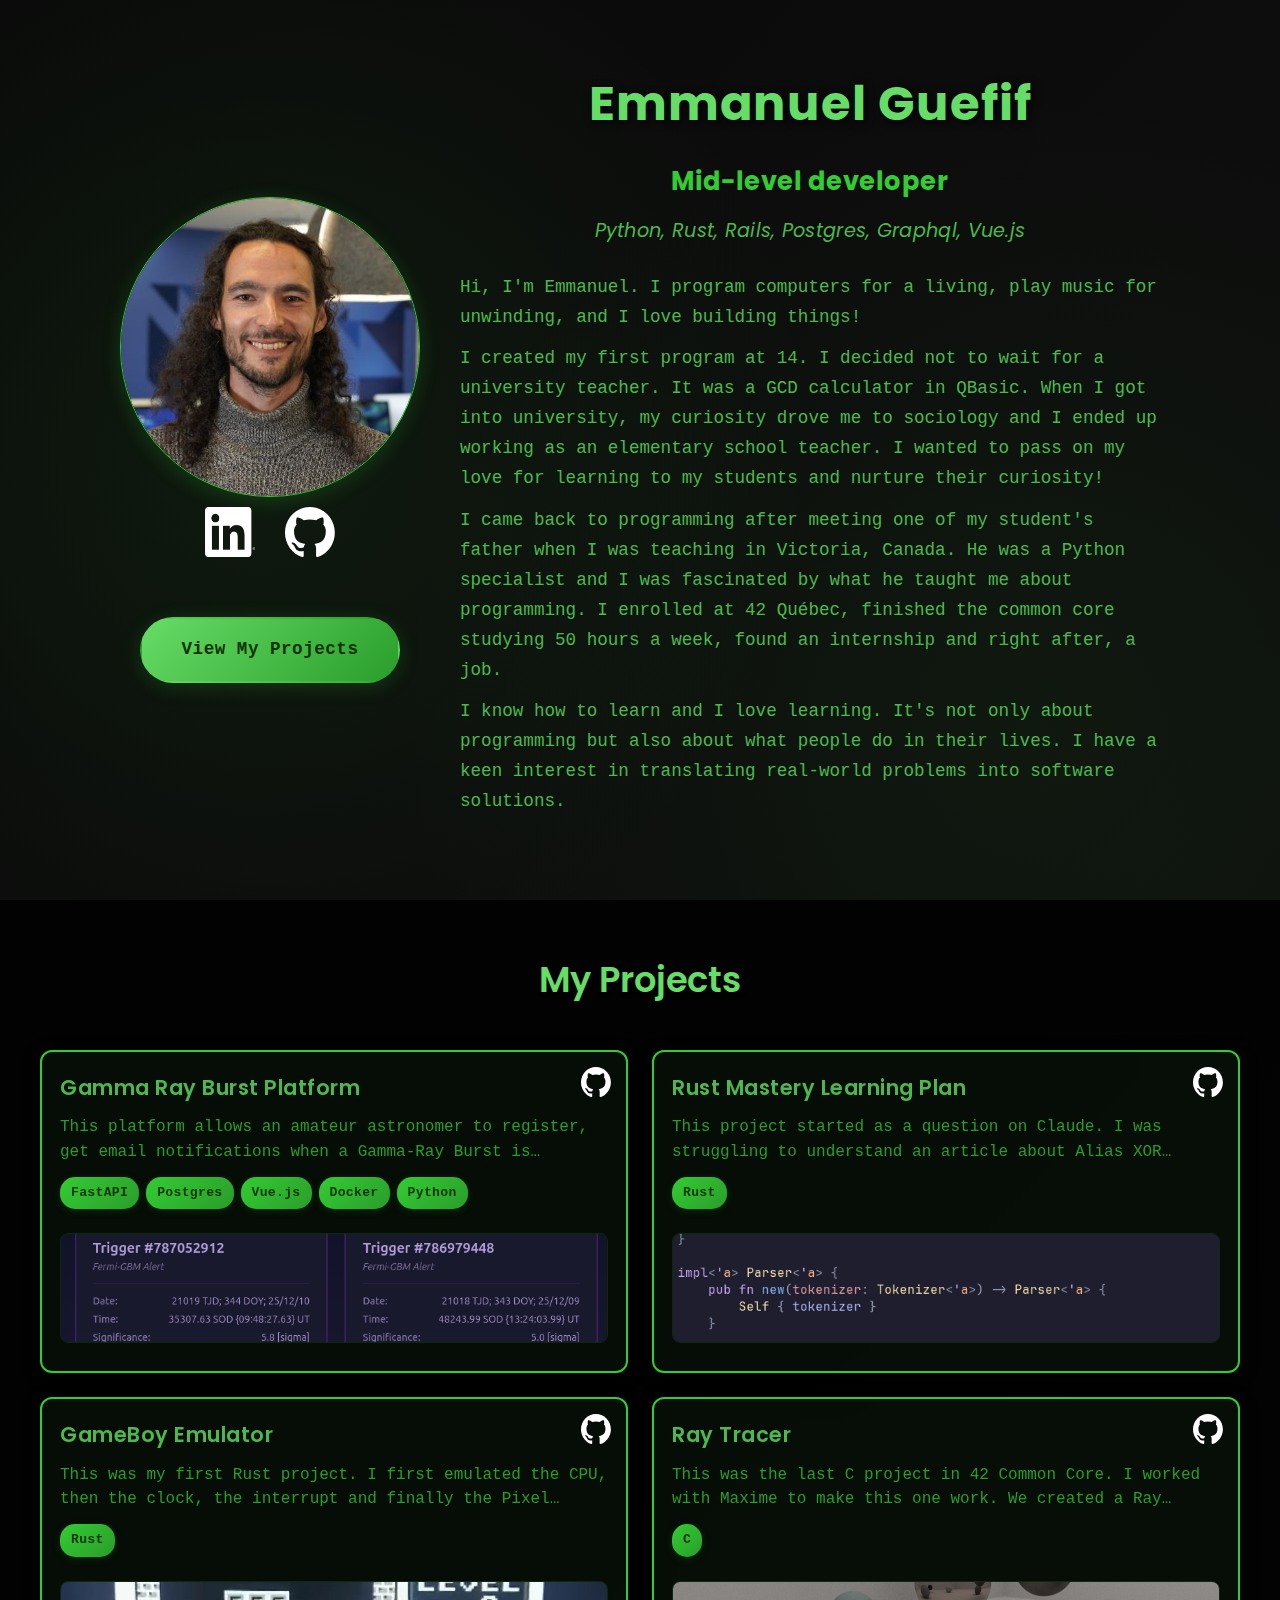
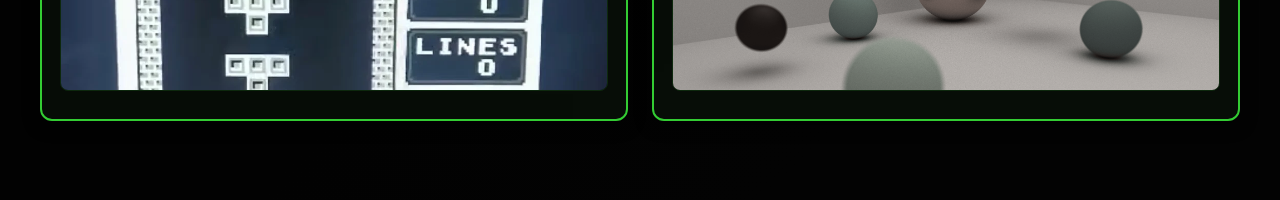
<file: index.html>
<!DOCTYPE html>
<html lang="en">
<head>
    <meta charset="UTF-8">
    <meta name="viewport" content="width=device-width, initial-scale=1.0">
    <title>Emmanuel Guefif - Portfolio</title>
    <style>
        @import url('https://fonts.googleapis.com/css2?family=Inter:wght@300;400;500;600;700&family=Poppins:wght@400;500;600;700&display=swap');

:root {
    /* Primary Colors - Muted Terminal Green */
    --color-primary: #33cc33;
    --color-primary-dark: #2a9d2a;
    --color-primary-light: #66dd66;
    --color-primary-medium: #4db84d;

    /* Background Colors - Dark Terminal Screen */
    --bg-gradient-start: #0a0a0a;
    --bg-gradient-middle: #0d0d0d;
    --bg-gradient-end: #101010;
    --bg-overlay-dark: rgba(0, 0, 0, 0.8);
    --bg-overlay-darker: rgba(0, 0, 0, 0.95);
    --bg-overlay-card: rgba(10, 20, 10, 0.6);
    --bg-overlay-card-solid: rgba(10, 20, 10, 0.95);

    /* Text Colors - Muted Terminal Green */
    --text-primary: #33cc33;
    --text-secondary: #4db84d;
    --text-tertiary: #2a9d2a;
    --text-white: #66dd66;
    --text-black: #113300;

    /* Shadow & Overlay Colors - Subtle Green */
    --shadow-black-dark: rgba(0, 0, 0, 0.9);
    --shadow-black-medium: rgba(0, 0, 0, 0.7);
    --shadow-primary: rgba(51, 204, 51, 0.2);
    --shadow-primary-hover: rgba(51, 204, 51, 0.3);
    --shadow-primary-light: rgba(51, 204, 51, 0.15);
    --shadow-primary-lighter: rgba(51, 204, 51, 0.1);

    /* Accent Colors - Green Tints */
    --accent-purple: rgba(51, 204, 51, 0.08);
    --accent-blue: rgba(42, 157, 42, 0.08);
}

* {
    margin: 0;
    padding: 0;
    box-sizing: border-box;
}

body {
    font-family: 'Courier New', 'Consolas', 'Monaco', monospace;
    line-height: 1.7;
    margin: 0;
    padding: 0;
    background: linear-gradient(135deg, var(--bg-gradient-start) 0%, var(--bg-gradient-middle) 50%, var(--bg-gradient-end) 100%);
    color: var(--text-primary);
    position: relative;
}

/* Smooth Scroll */
html {
    scroll-behavior: smooth;
}

/* Fade-in animation */
@keyframes fadeInUp {
    to {
        opacity: 1;
        transform: translateY(0);
    }
}


/* Hero Section */
.hero-section {
    min-height: 100vh;
    display: flex;
    flex-direction: column;
    align-items: center;
    justify-content: center;
    padding: 40px 40px;
    position: relative;
    background-image:
        radial-gradient(circle at 20% 50%, var(--accent-purple) 0%, transparent 50%),
        radial-gradient(circle at 80% 80%, var(--accent-blue) 0%, transparent 50%);
}

.hero-main {
    display: flex;
    align-items: center;
    justify-content: center;
    gap: 40px;
    max-width: 1200px;
    margin-bottom: 20px;
}

.hero-left-col {
    display: flex;
    flex-direction: column;
    align-items: center;
    justify-content: space-between;
    flex-gap: 24px;
}

.hero-image {
    flex-shrink: 0;
}

.hero-image img {
    width: 300px;
    height: 300px;
    border-radius: 50%;
    object-fit: cover;
    border: 1px solid var(--color-primary);
    box-shadow: 0 4px 20px var(--shadow-primary);
}

.hero-content {
    flex: 1;
    max-width: 700px;
}

.hero-content h1 {
    font-family: 'Poppins', sans-serif;
    font-size: 3rem;
    font-weight: 700;
    margin-bottom: 15px;
    color: var(--color-primary-light);
    text-shadow: 2px 2px 8px var(--shadow-black-dark);
    letter-spacing: 1px;
    text-align: left;
}

.hero-section h1 {
    text-align: center;
}

.hero-title {
    font-family: 'Poppins', sans-serif;
    font-size: 1.6rem;
    font-weight: 700;
    margin-bottom: 12px;
    margin-top: 0;
    color: var(--color-primary);
    text-align: center;
    letter-spacing: 0.5px;
}

.hero-tech {
    font-family: 'Poppins', sans-serif;
    font-size: 1.2rem;
    font-weight: 400;
    margin-bottom: 25px;
    margin-top: 0;
    color: var(--text-secondary);
    text-align: center;
    letter-spacing: 0.3px;
    font-style: italic;
}

.bio {
    color: var(--text-secondary);
    font-size: 1.1rem;
    font-weight: 400;
    line-height: 1.7;
    text-align: left;
    display: flex;
    flex-direction: column;
    gap: 12px;
}

.bio p {
    margin: 0;
}

/* Social Links in Hero */
.hero-social-links {
    display: flex;
    gap: 30px;
    align-items: center;
    justify-content: center;
    margin-bottom: 50px;
}

.hero-social-links a {
    display: block;
    transition: all 0.3s ease;
}

.hero-social-links a:hover {
    opacity: 0.7;
    transform: translateY(-3px);
}

.hero-social-links img {
    width: 50px;
    height: 50px;
    filter: brightness(0) invert(1);
}

/* Hero Buttons Container */
.hero-buttons {
    display: flex;
    flex-direction: column;
    gap: 24px;
    align-items: center;
}

/* Scroll Button */
.scroll-button {
    display: inline-block;
    padding: 16px 40px;
    background: linear-gradient(135deg, var(--color-primary-light) 0%, var(--color-primary-dark) 100%);
    color: var(--text-black);
    text-decoration: none;
    border-radius: 50px;
    font-size: 1.1rem;
    font-weight: 800;
    letter-spacing: 0.5px;
    transition: all 0.3s ease;
    box-shadow: 0 4px 20px var(--shadow-primary);
    border: 2px solid transparent;
    cursor: pointer;
}

.scroll-button:hover {
    transform: translateY(-2px);
    box-shadow: 0 6px 30px var(--shadow-primary-hover);
    border-color: var(--color-primary-light);
}

/* Resume Button */
.resume-button {
    display: inline-block;
    padding: 16px 40px;
    background: linear-gradient(135deg, var(--accent-purple) 0%, var(--accent-blue) 100%);
    color: var(--text-primary);
    text-decoration: none;
    border-radius: 50px;
    font-size: 1.1rem;
    font-weight: 800;
    letter-spacing: 0.5px;
    transition: all 0.3s ease;
    box-shadow: 0 4px 20px rgba(138, 43, 226, 0.3);
    border: 2px solid transparent;
    cursor: pointer;
}

.resume-button:hover {
    transform: translateY(-2px);
    box-shadow: 0 6px 30px rgba(138, 43, 226, 0.5);
    border-color: var(--accent-purple);
}

/* Responsive layout for hero section */
@media (max-width: 768px) {
    .hero-main {
        flex-direction: column;
        gap: 30px;
    }

    .hero-image img {
        width: 200px;
        height: 200px;
    }

    .hero-content h1 {
        font-size: 2.5rem;
        text-align: center;
    }

    .hero-title {
        font-size: 1.4rem;
        text-align: center;
        margin-bottom: 12px;
    }

    .hero-tech {
        font-size: 1.1rem;
        text-align: center;
        margin-bottom: 30px;
    }

    .bio {
        font-size: 1.1rem;
        text-align: center;
    }

    .hero-section {
        padding: 40px 20px;
    }
}


/* Projects Section */
.projects-section {
    min-height: 100vh;
    padding: 50px 40px;
    position: relative;
    background: var(--bg-overlay-dark);
}

.projects-container {
    max-width: 1400px;
    margin: 0 auto;
}

.projects-title {
    font-family: 'Poppins', sans-serif;
    font-size: 2.2rem;
    font-weight: 600;
    text-align: center;
    color: var(--color-primary-light);
    margin-bottom: 40px;
    text-shadow: 2px 2px 4px var(--shadow-black-dark);
}

.projects-grid {
    display: grid;
    grid-template-columns: repeat(2, 1fr);
    gap: 24px;
    margin: 0 auto;
}

.project-card {
    background: var(--bg-overlay-card);
    padding: 18px;
    border: 2px solid var(--color-primary);
    border-radius: 12px;
    box-shadow: 0 4px 16px var(--shadow-black-medium);
    backdrop-filter: blur(10px);
    transition: all 0.3s ease;
    position: relative;
    opacity: 1;
    cursor: pointer;
}

.project-card:hover {
    transform: scale(1.01);
    box-shadow: 0 12px 32px var(--shadow-primary-light);
}

/* Fade-in animation timing for project cards */
.project-card:nth-child(1) {
    animation-delay: 0.1s;
}

.project-card:nth-child(2) {
    animation-delay: 0.2s;
}

.project-card:nth-child(3) {
    animation-delay: 0.3s;
}

.project-card:nth-child(4) {
    animation-delay: 0.4s;
}

.project-image {
    width: 100%;
    height: 110px;
    object-fit: cover;
    border-radius: 8px;
    margin-top: 12px;
    border: 1px solid var(--shadow-primary-light);
}

.social-icons {
    position: absolute;
    top: 15px;
    right: 15px;
    display: flex;
    gap: 10px;
    align-items: center;
}

.github-link,
.youtube-link {
    display: block;
    transition: opacity 0.3s ease;
}

.github-link:hover,
.youtube-link:hover {
    opacity: 0.7;
}

.github-link img {
    width: 30px;
    height: 30px;
    filter: brightness(0) invert(1);
}

.youtube-link img {
    width: 30px;
    height: 30px;
}

.project-card h2 {
    font-family: 'Poppins', sans-serif;
    margin-bottom: 10px;
    font-size: 1.3rem;
    font-weight: 600;
    color: var(--color-primary-medium);
    letter-spacing: 0.5px;
    padding-right: 40px;
}

.project-card p {
    margin-bottom: 12px;
    color: var(--text-tertiary);
    font-size: 1rem;
    font-weight: 400;
    line-height: 1.55;
    display: -webkit-box;
    -webkit-line-clamp: 2;
    -webkit-box-orient: vertical;
    overflow: hidden;
    text-overflow: ellipsis;
}

.project-tech {
    display: flex;
    flex-wrap: wrap;
    gap: 7px;
    margin-bottom: 12px;
}

.tech-badge {
    display: inline-block;
    padding: 5px 11px;
    background: linear-gradient(135deg, var(--color-primary) 0%, var(--color-primary-dark) 100%);
    color: var(--text-black);
    font-size: 0.82rem;
    font-weight: 600;
    border-radius: 15px;
    letter-spacing: 0.3px;
    box-shadow: 0 2px 8px var(--shadow-primary-light);
    transition: all 0.3s ease;
}

/* Responsive layout for projects section */
@media (max-width: 768px) {
    .projects-grid {
        grid-template-columns: 1fr;
    }

    .projects-section {
        padding: 60px 20px;
    }
}


/* Modal Styles */
.modal {
    display: none;
    position: fixed;
    z-index: 1000;
    left: 0;
    top: 0;
    width: 100%;
    height: 100%;
    overflow: auto;
    background-color: var(--shadow-black-dark);
    backdrop-filter: blur(5px);
    animation: fadeIn 0.3s ease;
}

.modal.active {
    display: flex;
    align-items: center;
    justify-content: center;
    padding: 20px;
}

.modal-content {
    background: linear-gradient(135deg, var(--bg-overlay-darker) 0%, var(--bg-overlay-card-solid) 100%);
    padding: 40px;
    border: 2px solid var(--color-primary);
    border-radius: 20px;
    max-width: 900px;
    max-height: 90vh;
    overflow-y: auto;
    position: relative;
    box-shadow: 0 10px 50px var(--shadow-primary-light);
    animation: slideUp 0.3s ease;
}

@keyframes fadeIn {
    from { opacity: 0; }
    to { opacity: 1; }
}

@keyframes slideUp {
    from {
        transform: translateY(50px);
        opacity: 0;
    }
    to {
        transform: translateY(0);
        opacity: 1;
    }
}

.modal-header {
    display: flex;
    justify-content: space-between;
    align-items: flex-start;
    margin-bottom: 30px;
    padding-bottom: 20px;
    border-bottom: 2px solid var(--shadow-primary-light);
}

.modal-title-container {
    flex: 1;
}

.modal-header h2 {
    font-family: 'Poppins', sans-serif;
    font-size: 2rem;
    color: var(--color-primary-light);
    margin: 0;
    margin-bottom: 10px;
}

.modal-tech {
    display: flex;
    flex-wrap: wrap;
    gap: 8px;
    margin-top: 10px;
}

.modal-tech .tech-badge {
    display: inline-block;
    padding: 6px 12px;
    background: linear-gradient(135deg, var(--color-primary) 0%, var(--color-primary-dark) 100%);
    color: var(--text-black);
    font-size: 0.85rem;
    font-weight: 600;
    border-radius: 16px;
    letter-spacing: 0.3px;
    box-shadow: 0 2px 8px var(--shadow-primary-light);
}

.close-modal {
    background: none;
    border: none;
    color: var(--color-primary-light);
    font-size: 2rem;
    cursor: pointer;
    transition: all 0.3s ease;
    padding: 0;
    width: 40px;
    height: 40px;
    display: flex;
    align-items: center;
    justify-content: center;
    border-radius: 50%;
}

.close-modal:hover {
    background: var(--shadow-primary-lighter);
    transform: rotate(90deg);
}

.modal-body {
    color: var(--text-secondary);
    line-height: 1.8;
}

.modal-body h2 {
    font-family: 'Poppins', sans-serif;
    color: var(--color-primary-medium);
    font-size: 1.5rem;
    margin-top: 30px;
    margin-bottom: 15px;
}

.modal-body h3 {
    font-family: 'Poppins', sans-serif;
    color: var(--color-primary-medium);
    font-size: 1.2rem;
    margin-top: 20px;
    margin-bottom: 10px;
}

.modal-body p {
    margin-bottom: 15px;
    font-size: 1.05rem;
}

.modal-body ul {
    margin-bottom: 15px;
    padding-left: 25px;
}

.modal-body li {
    margin-bottom: 8px;
}

.modal-section {
    margin-bottom: 30px;
    overflow: auto;
}

.modal-section-image-left {
    float: left;
    width: 45%;
    margin-right: 20px;
    margin-bottom: 15px;
    border-radius: 8px;
    border: 1px solid var(--shadow-primary-light);
}

.modal-section-image-right {
    float: right;
    width: 45%;
    margin-left: 20px;
    margin-bottom: 15px;
    border-radius: 8px;
    border: 1px solid var(--shadow-primary-light);
}

    </style>
</head>
<body>
<!-- Hero Section -->
<section class="hero-section">
    <div class="hero-main">
        <div class="hero-left-col">
            <div class="hero-image">
                <img src="images/emmanuel.jpeg" alt="Emmanuel Guefif">
            </div>
            <!-- Social Links -->
            <div class="hero-social-links">
                <a href="https://www.linkedin.com/in/eguefif" target="_blank" rel="noopener noreferrer" aria-label="LinkedIn">
                    <img src="images/linkedin.png" alt="LinkedIn">
                </a>
                <a href="https://www.github.com/eguefif" target="_blank" rel="noopener noreferrer" aria-label="GitHub">
                    <img src="images/github-mark.svg" alt="GitHub">
                </a>
                <!-- Scroll Button -->
            </div>
            <div class="hero-buttons">
                <a href="#projects" target="_blank" class="scroll-button">View My Projects</a>
                
            </div>
        </div>
        <div class="hero-content">
            <h1>Emmanuel Guefif</h1>
            <p class="hero-title">Mid-level developer</p>
            <p class="hero-tech">Python, Rust, Rails, Postgres, Graphql, Vue.js</p>
            <div class="bio">
                <p>Hi, I'm Emmanuel. I program computers for a living, play music for unwinding, and I love building things!</p>
<p>I created my first program at 14. I decided not to wait for a university teacher. It was a GCD calculator in QBasic. When I got into university, my curiosity drove me to sociology and I ended up working as an elementary school teacher. I wanted to pass on my love for learning to my students and nurture their curiosity!</p>
<p>I came back to programming after meeting one of my student's father when I was teaching in Victoria, Canada. He was a Python specialist and I was fascinated by what he taught me about programming. I enrolled at 42 Québec, finished the common core studying 50 hours a week, found an internship and right after, a job.</p>
<p>I know how to learn and I love learning. It's not only about programming but also about what people do in their lives. I have a keen interest in translating real-world problems into software solutions.</p>
            </div>
        </div>
    </div>
</section>


    <!-- Projects Section -->
    <section id="projects" class="projects-section">
        <div class="projects-container">
            <h2 class="projects-title">My Projects</h2>
            <div class="projects-grid">
                <!-- Project Card 1 -->
                <article tabindex="0" role="button" class="project-card" data-modal="modal-1">
                    <div class="social-icons">
                        
                        <a href="https://github.com/eguefif/grb_amateur" target="_blank" class="github-link" onclick="event.stopPropagation()">
                            <img src="images/github-mark.svg" alt="GitHub">
                        </a>
                    </div>
                    <h2>Gamma Ray Burst Platform</h2>
                    <p>This platform allows an amateur astronomer to register, get email notifications when a Gamma-Ray Burst is detected by the Fermi satellite and post observations.</p>
                    <div class="project-tech"><span class="tech-badge">FastAPI</span><span class="tech-badge">Postgres</span><span class="tech-badge">Vue.js</span><span class="tech-badge">Docker</span><span class="tech-badge">Python</span></div>
                    <img src="images/1-1.png" alt="Gamma Ray Burst Platform" class="project-image">
                </article>

                <!-- Project Card 2 -->
                <article tabindex="0" role="button" class="project-card" data-modal="modal-2">
                    <div class="social-icons">
                        
                        <a href="https://github.com/eguefif/rust_learning" target="_blank" class="github-link" onclick="event.stopPropagation()">
                            <img src="images/github-mark.svg" alt="GitHub">
                        </a>
                    </div>
                    <h2>Rust Mastery Learning Plan</h2>
                    <p>This project started as a question on Claude. I was struggling to understand an article about Alias XOR mutability. I asked Claude if writing an async runtime would help me understand this concept. Apparently, it does not.</p>
                    <div class="project-tech"><span class="tech-badge">Rust</span></div>
                    <img src="images/2-1.png" alt="Rust Mastery Learning Plan" class="project-image">
                </article>

                <!-- Project Card 3 -->
                <article tabindex="0" role="button" class="project-card" data-modal="modal-3">
                    <div class="social-icons">
                        
                        <a href="https://github.com/eguefif/game_boy_emulator" target="_blank" class="github-link" onclick="event.stopPropagation()">
                            <img src="images/github-mark.svg" alt="GitHub">
                        </a>
                    </div>
                    <h2>GameBoy Emulator</h2>
                    <p>This was my first Rust project. I first emulated the CPU, then the clock, the interrupt and finally the Pixel Processing Unit (PPU). I've learned so much about the interaction of the machine and low-level programs that handle interruptions.</p>
                    <div class="project-tech"><span class="tech-badge">Rust</span></div>
                    <img src="images/3-1.webp" alt="GameBoy Emulator" class="project-image">
                </article>

                <!-- Project Card 4 -->
                <article tabindex="0" role="button" class="project-card" data-modal="modal-4">
                    <div class="social-icons">
                        
                        <a href="https://github.com/PelletierM/miniRT" target="_blank" class="github-link" onclick="event.stopPropagation()">
                            <img src="images/github-mark.svg" alt="GitHub">
                        </a>
                    </div>
                    <h2>Ray Tracer</h2>
                    <p>This was the last C project in 42 Common Core. I worked with Maxime to make this one work. We created a Ray Tracer capable of drawing sphere, cylinder, plane and triangle.</p>
                    <div class="project-tech"><span class="tech-badge">C</span></div>
                    <img src="images/4-1.png" alt="Ray Tracer" class="project-image">
                </article>
            </div>
        </div>
    </section>


    <!-- Modals -->
        <div 
        id="modal-1" 
        class="modal" 
        role="dialog"
        aria-hidden="true"
        aria-modal="true"
    >
        <div class="modal-content">
            <div class="modal-header">
                <div class="modal-title-container">
                    <h2>Gamma Ray Burst Platform</h2>
                    <div class="modal-tech"><span class="tech-badge">FastAPI</span><span class="tech-badge">Postgres</span><span class="tech-badge">Vue.js</span><span class="tech-badge">Docker</span><span class="tech-badge">Python</span></div>
                </div>
                <button class="close-modal" aria-label="Close modal">&times;</button>
            </div>
            <div class="modal-body">
                <div class="modal-section"><img src="images/1-1.png" alt="" class="modal-section-image-left"><p>This platform allows an amateur astronomer to register, get email notifications when a Gamma-Ray Burst is detected by the Fermi satellite and post observations.</p>
<p>The backend is written with FastAPI/Postgres and the Frontend is in Vue.js.</p>
<p>The application is hosted on Scaleway. I use Docker Swarm to manage three services: Frontend serving, FastAPI backend and AlertSys. AlertSys is a Python service that monitors NASA GCN Kafka event bus. When a message is received, AlertSys sends an HTTP request to the backend. The backend registers the alert and notifies users. Postgres is hosted on its own instances. Everything is behind an Nginx. </p>
<p>The server's ip address is protected by Cloudflare which is used as a reverse proxy.</p>
<h2>Goals</h2>
<p>I created this project to learn three skills:
* a simple but complete FastAPI app with: authentication, background job, dependency injection and SqlModel.
* an automated CI/CD with Github Actions, Docker Swarm and Scaleway Cloud.
* Domain name handling and protection with CloudFlare.</p>
<h2>Spotlights</h2>
<p>I am particularly proud of the automated CI/CD. I spent quite some time to make it work. Everything is pretty simple but I had trouble with Cloudflare bot filtering. When the CI passes and the docker images are built, there is a Github Action that sends a deploy request to the server where a simple FastAPI app will launch processes to update Docker Swarm services.
Anytime I merge a branch on master, the new version gets automatically deployed on my server.</p>
<h2>Lessons Learned</h2>
<p>Thanks to this project, I have a better understanding of my current professional project infrastructure that uses Kubernetes and Google Cloud. I now know what tasks, instances, and pods represent.</p>
<p>I learned how to implement a secret-based authentication between the backend and AlertSys. They share a common secret and use timestamp encoding to verify authentication.</p>
<p>Last but not least, I learned about FastAPI. This was a great experience. The simplicity and efficiency of the framework are beautiful. It's easy to add background tasks and dependencies. My project was pretty simple. I chose to organize my app by area (users, alerts, observations). In the book I was reading about FastAPI, they organize by models, services, and controllers. Rails organizes apps by models/controllers/views. Django organizes by areas (Apps). I feel that keeping models/controllers and services in one app is what makes more sense. These three components are coupled and I find it easier to have them in one place. I don't have the experience on a big project to know what architecture design is better. This will be my next experimentation.</p></div>
            </div>
        </div>
    </div>

    <div 
        id="modal-2" 
        class="modal" 
        role="dialog"
        aria-hidden="true"
        aria-modal="true"
    >
        <div class="modal-content">
            <div class="modal-header">
                <div class="modal-title-container">
                    <h2>Rust Mastery Learning Plan</h2>
                    <div class="modal-tech"><span class="tech-badge">Rust</span></div>
                </div>
                <button class="close-modal" aria-label="Close modal">&times;</button>
            </div>
            <div class="modal-body">
                <div class="modal-section"><img src="images/2-1.png" alt="" class="modal-section-image-left"><p>This project started as a question on Claude. I was struggling to understand an article about Alias XOR mutability. I asked Claude if writing an async runtime would help me understand this concept. Apparently, it does not. </p>
<p>I asked what could be a better project. As a teacher, I know that we cannot learn something if we don't have the prerequisites. I kept asking until I filled the gap between my current knowledge and what I aimed for. I ended up with a complete plan toward Rust mastery. It's composed of projects and book references. </p>
<p>This is a generative AI plan. One could think this is not reliable. Here comes the best part. It is my job to check if the plan is good or not and to improve it. This work of analyzing what the plan is with regard to my experience is the most beneficial aspect of this project. In the end, I learned Rust in a way that will last.</p>
<h2>Goals</h2>
<p>I created this project to learn six skills:
* Iterator in Rust
* Parsing
* Memory allocation
* Smart Pointers
* Asynchronous programming in Rust
* Concurrency in Rust</p>
<h2>Spotlights</h2>
<p>For what I have done so far, the JSON parser was very interesting. It's not my first time doing a JSON parser, but this time I managed to do it with a simple and easy to use interface.</p>
<h2>Current Status</h2>
<p>The iterator part is done. The JSON parser is almost done. I still have to write the serialization logic.</p>
<p>It's on pause while I am working on Advent of Code 2025 in Rust.</p>
<h2>Lessons Learned</h2>
<p>Writing the iterator struct, I learned about lifetime management. The collect-like logic taught me about generics, lifetimes and associated types.</p></div>
            </div>
        </div>
    </div>

    <div 
        id="modal-3" 
        class="modal" 
        role="dialog"
        aria-hidden="true"
        aria-modal="true"
    >
        <div class="modal-content">
            <div class="modal-header">
                <div class="modal-title-container">
                    <h2>GameBoy Emulator</h2>
                    <div class="modal-tech"><span class="tech-badge">Rust</span></div>
                </div>
                <button class="close-modal" aria-label="Close modal">&times;</button>
            </div>
            <div class="modal-body">
                <div class="modal-section"><img src="images/3-1.webp" alt="" class="modal-section-image-left"><p>This was my first Rust project. I first emulated the CPU, then the clock, the interrupt and finally the Pixel Processing Unit (PPU). I've learned so much about the interaction of the machine and low-level programs that handle interruptions.</p>
<h2>Goals</h2>
<p>I created this project to learn three skills:
* Rust programming fundamentals including ownership, borrowing, and the type system
* Computer architecture and low-level programming concepts through hardware emulation</p>
<h2>Spotlights</h2>
<p>I am particularly proud of getting Tetris to run fully playable. Achieving this milestone required implementing accurate CPU instruction execution, proper timing cycles, correct PPU behavior for tile-based graphics, and synchronized screen refresh rates. Seeing the iconic Tetris pieces fall smoothly on the screen for the first time was incredibly rewarding and confirmed that all the core systems were working together correctly.</p>
<h2>Current State</h2>
<p>The emulator is only able to render Tetris correctly. Other games do not work. I need to rework the PPU emulation to allow other games to work. The sound is not working either.</p>
<h2>Lessons Learned</h2>
<p>This project was a deep dive into low-level programming. I learned about memory representation, machine architecture, assembly and clocks. I also learned a lot about reading others' code. There isn't much documentation about how the GameBoy works. Most of the emulator authors are electronics geeks who reverse-engineered the chips and wrote the emulator. The documentation is in their code. It was insightful.</p></div>
            </div>
        </div>
    </div>

    <div 
        id="modal-4" 
        class="modal" 
        role="dialog"
        aria-hidden="true"
        aria-modal="true"
    >
        <div class="modal-content">
            <div class="modal-header">
                <div class="modal-title-container">
                    <h2>Ray Tracer</h2>
                    <div class="modal-tech"><span class="tech-badge">C</span></div>
                </div>
                <button class="close-modal" aria-label="Close modal">&times;</button>
            </div>
            <div class="modal-body">
                <div class="modal-section"><img src="images/4-1.png" alt="" class="modal-section-image-left"><p>This was the last C project in 42 Common Core. I worked with Maxime to make this one work. We created a Ray Tracer capable of drawing sphere, cylinder, plane and triangle.</p>
<h2>Goals</h2>
<p>This project goals were:
* Implement in C a Ray Tracer with all the maths and physics behind rendering
* Use multi-threading to optimize.
* Implement texture mapping on objects.</p>
<h2>Spotlights</h2>
<p>This RayTracer is able to draw triangles. Therefore, it can draw all figures composed of triangles. This was not the most difficult thing to do. There is plenty of literature on how to know if a ray is crossing a triangle but the end view is impressive.</p>
<h2>Lessons Learned</h2>
<p>The teamwork was interesting on this one. At this point in the curriculum, I was used to working with Maxime. We had already worked on a couple of projects and we knew how to do this. We were pair programming a lot and used TDD whenever we could. On this project though, pair programming didn't work. As we were understanding the maths behind that at different paces, we only figured out together how to draw a plane. When we both understood the concept behind Ray tracing, we decided to split the work. He was much better than me at understanding the maths behind. Working this way gave me some time to familiarize with the concept.</p></div>
            </div>
        </div>
    </div>


    <script>
        // Smooth scroll animation with custom easing
document.querySelector('.scroll-button').addEventListener('click', function(e) {
    e.preventDefault();
    const target = document.querySelector('#projects');
    const targetPosition = target.getBoundingClientRect().top + window.pageYOffset;
    const startPosition = window.pageYOffset;
    const distance = targetPosition - startPosition;
    const duration = 1200;
    let start = null;

    function easeInOutCubic(t) {
        return t < 0.5
            ? 4 * t * t * t
            : 1 - Math.pow(-2 * t + 2, 3) / 2;
    }

    function animation(currentTime) {
        if (start === null) start = currentTime;
        const timeElapsed = currentTime - start;
        const progress = Math.min(timeElapsed / duration, 1);
        const ease = easeInOutCubic(progress);

        window.scrollTo(0, startPosition + distance * ease);

        if (timeElapsed < duration) {
            requestAnimationFrame(animation);
        }
    }

    requestAnimationFrame(animation);
});

// Modal functionality
const projectCards = document.querySelectorAll('.project-card');
const modals = document.querySelectorAll('.modal');
const closeButtons = document.querySelectorAll('.close-modal');
let lastFocusedElement = null;

function trapFocus(modal) {
  const focusableElements = getFocusableElements(modal);
  const first = focusableElements[0];
  const last = focusableElements[focusableElements.length - 1];

  // Wait for the end of animation to set focus on close button
  setTimeout(() => {
    first.focus();
  }, 250);

  modal.addEventListener('keydown', function (e) {
    if (e.key !== 'Tab') return;

    if (e.shiftKey && document.activeElement === first) {
      e.preventDefault();
      last.focus();
    } else if (!e.shiftKey && document.activeElement === last) {
      e.preventDefault();
      first.focus();
    }
  });
}

function getFocusableElements(container) {
  return container.querySelectorAll(
    'a[href], button:not([disabled]), textarea, input, select, [tabindex]:not([tabindex="-1"])'
  );
}

// Open modal when clicking on project card
projectCards.forEach(card => {
    const openModal = function (target) {
        const modalId = target.getAttribute('data-modal');
        const modal = document.getElementById(modalId);
        lastFocusedElement = document.activeElement;

        if (!modal) return;

        modal.classList.add('active');
        modal.setAttribute('aria-hidden', 'false');
        document.body.style.overflow = 'hidden'; // Prevent scrolling
        trapFocus(modal);
    };

    card.addEventListener('click', (e) => openModal(card));
    card.addEventListener('keydown', (e) => {
      if (e.key === "Enter" || e.key === " ") {
        e.preventDefault(); // Prevent space from scrolling the page
        openModal(card);
      }
    });
});

function closeModal(modal) {
  modal.classList.remove('active');
  modal.setAttribute('aria-hidden', 'true');
  document.body.style.overflow = '';

  if (lastFocusedElement) {
    lastFocusedElement.focus();
  }
}


// Close modal when clicking close button
closeButtons.forEach(button => {
    button.addEventListener('click', function() {
        const modal = this.closest('.modal');
        closeModal(modal)
    });
});

// Close modal when clicking outside the modal content
modals.forEach(modal => {
    modal.addEventListener('click', function(e) {
        if (e.target === this) {
            closeModal(modal)
        }
    });
});

// Close modal with Escape key
document.addEventListener('keydown', function(e) {
    if (e.key === 'Escape') {
        modals.forEach(modal => {
            closeModal(modal)
        });
    }
});

    </script>
</body>
</html>
</file>
